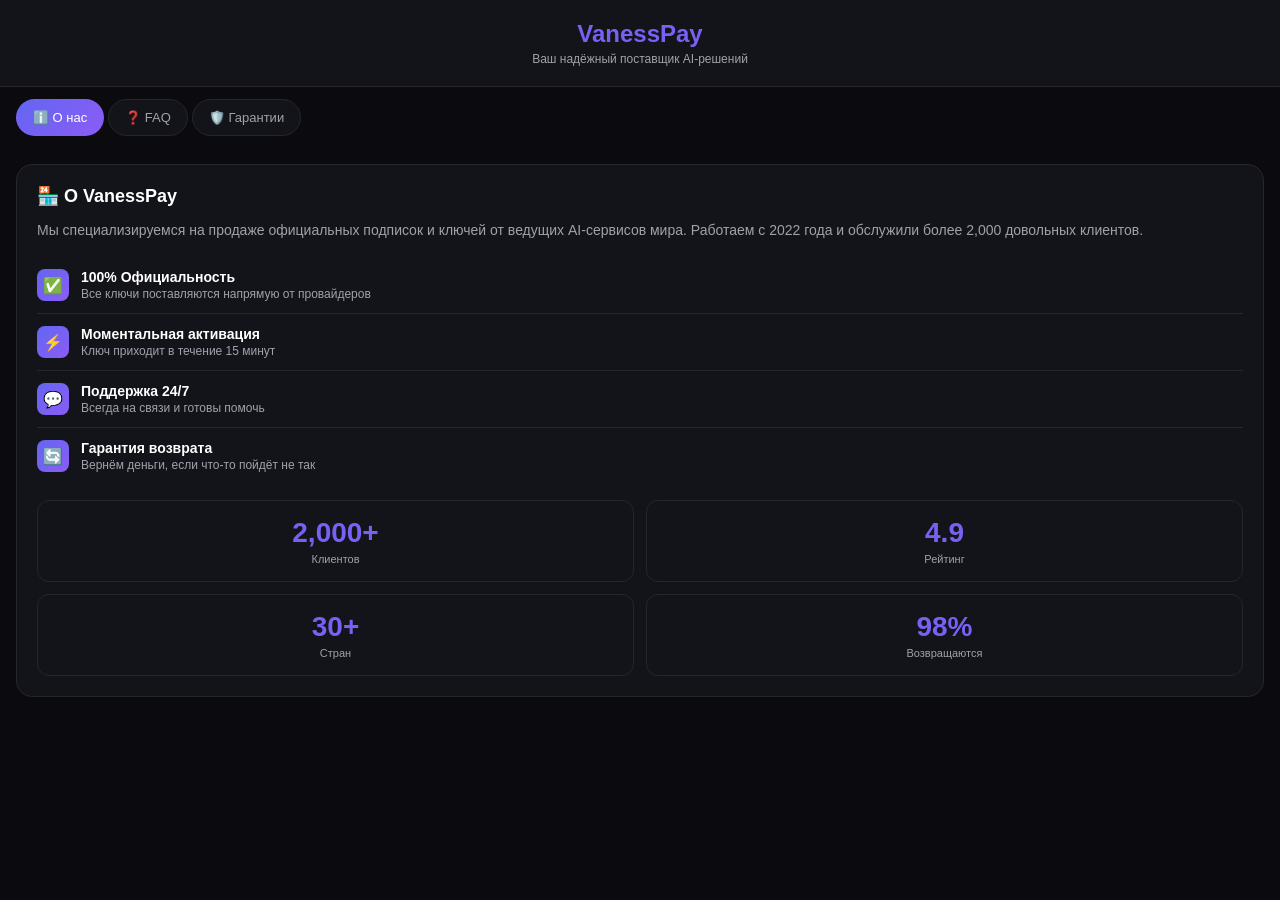
<file: index.html>
<!doctype html>
<html lang="ru">
  <head>
    <meta charset="UTF-8" />
    <meta
      name="viewport"
      content="width=device-width, initial-scale=1.0, maximum-scale=1.0, user-scalable=no"
    />
    <title>VanessPay — AI решения</title>
    <script src="https://telegram.org/js/telegram-web-app.js"></script>
    <style>
      * {
        margin: 0;
        padding: 0;
        box-sizing: border-box;
      }

      :root {
        --bg-color: #0a0a0f;
        --card-bg: #13131a;
        --accent: #6366f1;
        --accent-hover: #818cf8;
        --text-primary: #ffffff;
        --text-secondary: #a1a1aa;
        --border: #27272a;
        --success: #22c55e;
        --gradient: linear-gradient(135deg, #6366f1 0%, #8b5cf6 100%);
      }

      body {
        font-family:
          -apple-system, BlinkMacSystemFont, "Segoe UI", Roboto, sans-serif;
        background: var(--bg-color);
        color: var(--text-primary);
        min-height: 100vh;
        padding-bottom: 80px;
      }

      /* Header */
      .header {
        background: var(--card-bg);
        padding: 20px;
        text-align: center;
        border-bottom: 1px solid var(--border);
        position: sticky;
        top: 0;
        z-index: 100;
      }

      .header-logo {
        font-size: 24px;
        font-weight: 700;
        background: var(--gradient);
        -webkit-background-clip: text;
        -webkit-text-fill-color: transparent;
        background-clip: text;
      }

      .header-subtitle {
        color: var(--text-secondary);
        font-size: 12px;
        margin-top: 4px;
      }

      /* Tabs */
      .tabs {
        display: flex;
        gap: 4px;
        padding: 12px 16px;
        overflow-x: auto;
        -webkit-overflow-scrolling: touch;
        scrollbar-width: none;
        background: var(--bg-color);
        position: sticky;
        top: 80px;
      }

      .tabs::-webkit-scrollbar {
        display: none;
      }

      .tab {
        padding: 10px 16px;
        border-radius: 20px;
        font-size: 13px;
        font-weight: 500;
        white-space: nowrap;
        cursor: pointer;
        transition: all 0.3s ease;
        background: var(--card-bg);
        color: var(--text-secondary);
        border: 1px solid var(--border);
        min-width: fit-content;
      }

      .tab.active {
        background: var(--gradient);
        color: white;
        border-color: transparent;
      }

      /* Content */
      .content {
        padding: 16px;
      }

      .tab-content {
        display: none;
        animation: fadeIn 0.3s ease;
      }

      .tab-content.active {
        display: block;
      }

      @keyframes fadeIn {
        from {
          opacity: 0;
          transform: translateY(10px);
        }
        to {
          opacity: 1;
          transform: translateY(0);
        }
      }

      /* Cards */
      .card {
        background: var(--card-bg);
        border-radius: 16px;
        padding: 20px;
        margin-bottom: 16px;
        border: 1px solid var(--border);
      }

      .card-title {
        font-size: 18px;
        font-weight: 600;
        margin-bottom: 12px;
        display: flex;
        align-items: center;
        gap: 8px;
      }

      .card-text {
        color: var(--text-secondary);
        font-size: 14px;
        line-height: 1.6;
      }

      /* Feature List */
      .feature-list {
        list-style: none;
        margin-top: 16px;
      }

      .feature-item {
        display: flex;
        align-items: flex-start;
        gap: 12px;
        padding: 12px 0;
        border-bottom: 1px solid var(--border);
      }

      .feature-item:last-child {
        border-bottom: none;
      }

      .feature-icon {
        width: 32px;
        height: 32px;
        border-radius: 8px;
        background: var(--gradient);
        display: flex;
        align-items: center;
        justify-content: center;
        font-size: 16px;
        flex-shrink: 0;
      }

      .feature-text h4 {
        font-size: 14px;
        font-weight: 600;
        margin-bottom: 2px;
      }

      .feature-text p {
        font-size: 12px;
        color: var(--text-secondary);
      }

      /* Stats */
      .stats-grid {
        display: grid;
        grid-template-columns: repeat(2, 1fr);
        gap: 12px;
        margin-top: 16px;
      }

      .stat-card {
        background: var(--card-bg);
        border-radius: 12px;
        padding: 16px;
        text-align: center;
        border: 1px solid var(--border);
      }

      .stat-value {
        font-size: 28px;
        font-weight: 700;
        background: var(--gradient);
        -webkit-background-clip: text;
        -webkit-text-fill-color: transparent;
        background-clip: text;
      }

      .stat-label {
        font-size: 11px;
        color: var(--text-secondary);
        margin-top: 4px;
      }

      /* Reviews */
      .review-card {
        background: var(--card-bg);
        border-radius: 16px;
        padding: 16px;
        margin-bottom: 12px;
        border: 1px solid var(--border);
      }

      .review-header {
        display: flex;
        justify-content: space-between;
        align-items: center;
        margin-bottom: 8px;
      }

      .review-author {
        font-weight: 600;
        font-size: 14px;
      }

      .review-stars {
        color: #fbbf24;
        font-size: 12px;
      }

      .review-text {
        font-size: 13px;
        color: var(--text-secondary);
        line-height: 1.5;
      }

      /* FAQ */
      .faq-item {
        background: var(--card-bg);
        border-radius: 12px;
        margin-bottom: 8px;
        border: 1px solid var(--border);
        overflow: hidden;
      }

      .faq-question {
        padding: 16px;
        font-weight: 600;
        font-size: 14px;
        cursor: pointer;
        display: flex;
        justify-content: space-between;
        align-items: center;
      }

      .faq-question::after {
        content: "+";
        font-size: 20px;
        color: var(--accent);
        transition: transform 0.3s;
      }

      .faq-item.open .faq-question::after {
        transform: rotate(45deg);
      }

      .faq-answer {
        padding: 0 16px;
        max-height: 0;
        overflow: hidden;
        transition: all 0.3s ease;
        font-size: 13px;
        color: var(--text-secondary);
        line-height: 1.6;
      }

      .faq-item.open .faq-answer {
        padding: 0 16px 16px;
        max-height: 500px;
      }

      /* Guarantees */
      .guarantee-item {
        display: flex;
        align-items: flex-start;
        gap: 12px;
        padding: 14px 0;
        border-bottom: 1px solid var(--border);
      }

      .guarantee-item:last-child {
        border-bottom: none;
      }

      .guarantee-check {
        width: 24px;
        height: 24px;
        background: var(--success);
        border-radius: 50%;
        display: flex;
        align-items: center;
        justify-content: center;
        font-size: 12px;
        flex-shrink: 0;
      }

      .guarantee-text {
        font-size: 13px;
        line-height: 1.5;
      }

      .guarantee-text strong {
        display: block;
        margin-bottom: 2px;
      }

      /* CTA Button */
      .cta-button {
        display: block;
        width: 100%;
        padding: 16px;
        background: var(--gradient);
        color: white;
        border: none;
        border-radius: 12px;
        font-size: 15px;
        font-weight: 600;
        cursor: pointer;
        text-align: center;
        text-decoration: none;
        margin-top: 20px;
      }

      /* Mobile adjustments */
      @media (max-width: 380px) {
        .stats-grid {
          grid-template-columns: 1fr;
        }
      }

      /* Loading animation */
      .skeleton {
        background: linear-gradient(
          90deg,
          var(--card-bg) 25%,
          var(--border) 50%,
          var(--card-bg) 75%
        );
        background-size: 200% 100%;
        animation: shimmer 1.5s infinite;
        border-radius: 8px;
        height: 100px;
      }

      @keyframes shimmer {
        0% {
          background-position: -200% 0;
        }
        100% {
          background-position: 200% 0;
        }
      }
    </style>
  </head>
  <body>
    <!-- Header -->
    <header class="header">
      <div class="header-logo">VanessPay</div>
      <div class="header-subtitle">Ваш надёжный поставщик AI-решений</div>
    </header>

    <!-- Tabs -->
    <nav class="tabs">
      <div class="tab active" data-tab="about">ℹ️ О нас</div>
      <div class="tab" data-tab="faq">❓ FAQ</div>
      <div class="tab" data-tab="guarantees">🛡️ Гарантии</div>
    </nav>

    <!-- Content -->
    <main class="content">
      <!-- О нас -->
      <div class="tab-content active" id="about">
        <div class="card">
          <div class="card-title">🏪 О VanessPay</div>
          <div class="card-text">
            Мы специализируемся на продаже официальных подписок и ключей от
            ведущих AI-сервисов мира. Работаем с 2022 года и обслужили более
            2,000 довольных клиентов.
          </div>

          <ul class="feature-list">
            <li class="feature-item">
              <div class="feature-icon">✅</div>
              <div class="feature-text">
                <h4>100% Официальность</h4>
                <p>Все ключи поставляются напрямую от провайдеров</p>
              </div>
            </li>
            <li class="feature-item">
              <div class="feature-icon">⚡</div>
              <div class="feature-text">
                <h4>Моментальная активация</h4>
                <p>Ключ приходит в течение 15 минут</p>
              </div>
            </li>
            <li class="feature-item">
              <div class="feature-icon">💬</div>
              <div class="feature-text">
                <h4>Поддержка 24/7</h4>
                <p>Всегда на связи и готовы помочь</p>
              </div>
            </li>
            <li class="feature-item">
              <div class="feature-icon">🔄</div>
              <div class="feature-text">
                <h4>Гарантия возврата</h4>
                <p>Вернём деньги, если что-то пойдёт не так</p>
              </div>
            </li>
          </ul>

          <div class="stats-grid">
            <div class="stat-card">
              <div class="stat-value">2,000+</div>
              <div class="stat-label">Клиентов</div>
            </div>
            <div class="stat-card">
              <div class="stat-value">4.9</div>
              <div class="stat-label">Рейтинг</div>
            </div>
            <div class="stat-card">
              <div class="stat-value">30+</div>
              <div class="stat-label">Стран</div>
            </div>
            <div class="stat-card">
              <div class="stat-value">98%</div>
              <div class="stat-label">Возвращаются</div>
            </div>
          </div>
        </div>
      </div>

      <!-- FAQ -->
      <div class="tab-content" id="faq">
        <div class="faq-item">
          <div class="faq-question">Это официальные ключи?</div>
          <div class="faq-answer">
            Да, мы продаём только официальные подписки от компаний-разработчиков
            (OpenAI, Google, Anthropic и др.).
          </div>
        </div>

        <div class="faq-item">
          <div class="faq-question">Как быстро придёт ключ?</div>
          <div class="faq-answer">
            Обычно в течение 15 минут после подтверждения оплаты.
          </div>
        </div>

        <div class="faq-item">
          <div class="faq-question">Что если ключ не будет работать?</div>
          <div class="faq-answer">
            Гарантируем замену или полный возврат средств в течение 24 часов.
          </div>
        </div>

        <div class="faq-item">
          <div class="faq-question">Можно ли продлить подписку?</div>
          <div class="faq-answer">
            Да, просто напишите менеджеру за несколько дней до окончания срока.
          </div>
        </div>

        <div class="faq-item">
          <div class="faq-question">Как происходит оплата?</div>
          <div class="faq-answer">
            Оплата через безопасные каналы: криптовалюта, банковская карта,
            ЮMoney, СБП.
          </div>
        </div>

        <div class="faq-item">
          <div class="faq-question">Есть ли скидки?</div>
          <div class="faq-answer">
            Да! При заказе от 3 месяцев — скидка 10%. От 6 месяцев — 15%.
          </div>
        </div>

        <div class="faq-item">
          <div class="faq-question">Поддерживаете ли вы клиентов?</div>
          <div class="faq-answer">
            Да, поддержка работает 24/7 через Telegram.
          </div>
        </div>
      </div>

      <!-- Гарантии -->
      <div class="tab-content" id="guarantees">
        <div class="card">
          <div class="card-title">🛡️ Наши гарантии</div>

          <div class="guarantee-item">
            <div class="guarantee-check">✓</div>
            <div class="guarantee-text">
              <strong>Юридическая чистота</strong>
              Все операции официальны. Мы работаем в правовом поле.
            </div>
          </div>

          <div class="guarantee-item">
            <div class="guarantee-check">✓</div>
            <div class="guarantee-text">
              <strong>Оригинальные ключи</strong>
              Поставляем только официальные подписки от компаний-разработчиков.
            </div>
          </div>

          <div class="guarantee-item">
            <div class="guarantee-check">✓</div>
            <div class="guarantee-text">
              <strong>Конфиденциальность</strong>
              Ваши платёжные данные не хранятся на наших серверах.
            </div>
          </div>

          <div class="guarantee-item">
            <div class="guarantee-check">✓</div>
            <div class="guarantee-text">
              <strong>Гарантия работоспособности</strong>
              Если ключ не работает — заменим или вернём деньги.
            </div>
          </div>

          <div class="guarantee-item">
            <div class="guarantee-check">✓</div>
            <div class="guarantee-text">
              <strong>Поддержка при настройке</strong>
              Поможем активировать и настроить, если возникнут сложности.
            </div>
          </div>

          <div class="guarantee-item">
            <div class="guarantee-check">✓</div>
            <div class="guarantee-text">
              <strong>Прозрачное ценообразование</strong>
              Цены без скрытых плалатежей. Что видите — то платите.
            </div>
          </div>
        </div>
      </div>
    </main>

    <script>
      // Telegram Web App
      const tg = window.Telegram.WebApp;
      tg.ready();
      tg.expand();

      // Tabs functionality
      const tabs = document.querySelectorAll(".tab");
      const contents = document.querySelectorAll(".tab-content");

      tabs.forEach((tab) => {
        tab.addEventListener("click", () => {
          const targetId = tab.dataset.tab;

          // Update active tab
          tabs.forEach((t) => t.classList.remove("active"));
          tab.classList.add("active");

          // Update content
          contents.forEach((c) => c.classList.remove("active"));
          document.getElementById(targetId).classList.add("active");
        });
      });

      // FAQ accordion
      document.querySelectorAll(".faq-question").forEach((question) => {
        question.addEventListener("click", () => {
          const item = question.parentElement;
          item.classList.toggle("open");
        });
      });

      // Mark as fully loaded
      tg.ready();
    </script>
  </body>
</html>
</file>
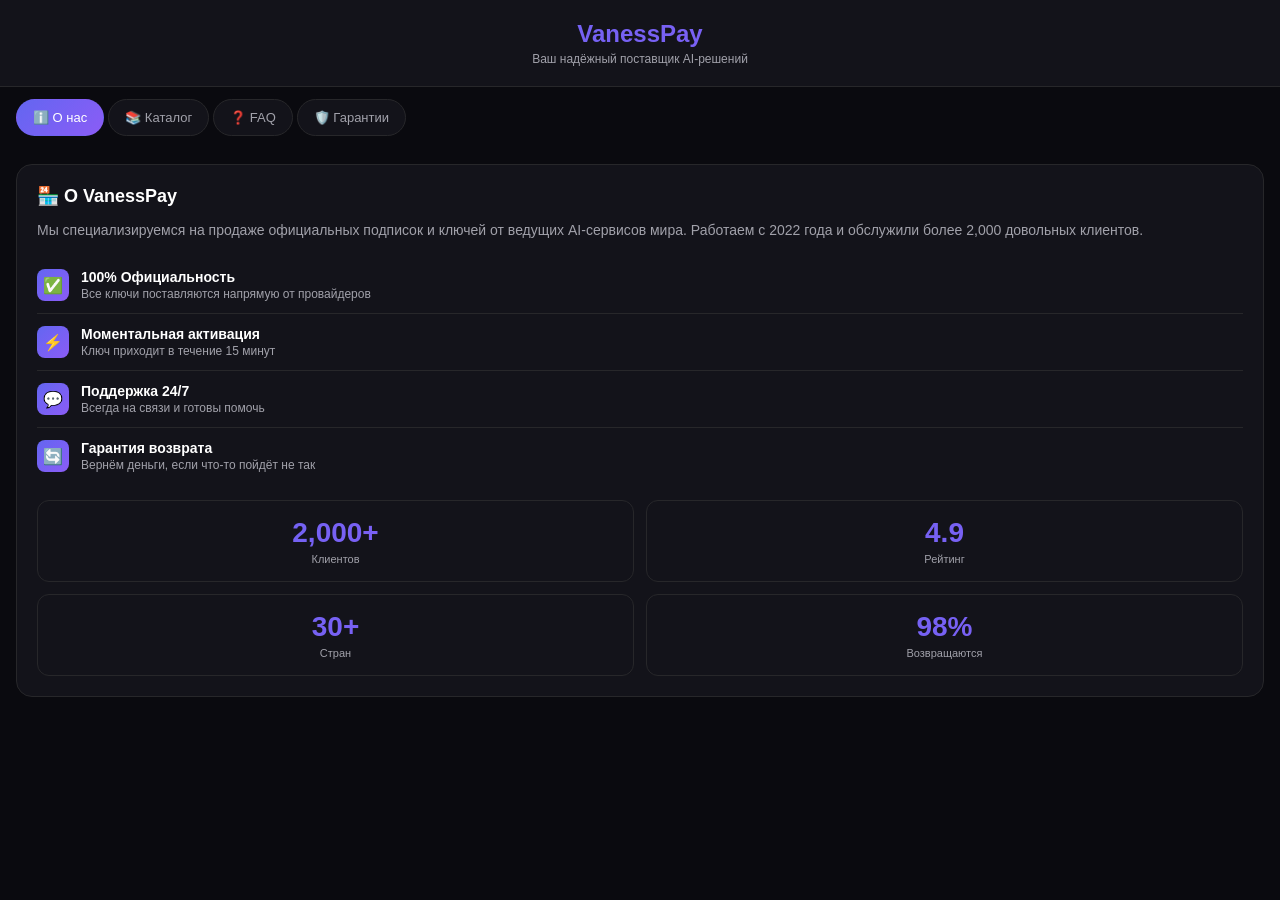
<file: mini-app/index.html>
<!doctype html>
<html lang="ru">
  <head>
    <meta charset="UTF-8" />
    <meta
      name="viewport"
      content="width=device-width, initial-scale=1.0, maximum-scale=1.0, user-scalable=no"
    />
    <title>VanessPay — AI решения</title>
    <script src="https://telegram.org/js/telegram-web-app.js"></script>
    <style>
      * {
        margin: 0;
        padding: 0;
        box-sizing: border-box;
      }

      :root {
        --bg-color: #0a0a0f;
        --card-bg: #13131a;
        --accent: #6366f1;
        --accent-hover: #818cf8;
        --text-primary: #ffffff;
        --text-secondary: #a1a1aa;
        --border: #27272a;
        --success: #22c55e;
        --gradient: linear-gradient(135deg, #6366f1 0%, #8b5cf6 100%);
      }

      body {
        font-family:
          -apple-system, BlinkMacSystemFont, "Segoe UI", Roboto, sans-serif;
        background: var(--bg-color);
        color: var(--text-primary);
        min-height: 100vh;
        padding-bottom: 80px;
      }

      /* Header */
      .header {
        background: var(--card-bg);
        padding: 20px;
        text-align: center;
        border-bottom: 1px solid var(--border);
        position: sticky;
        top: 0;
        z-index: 100;
      }

      .header-logo {
        font-size: 24px;
        font-weight: 700;
        background: var(--gradient);
        -webkit-background-clip: text;
        -webkit-text-fill-color: transparent;
        background-clip: text;
      }

      .header-subtitle {
        color: var(--text-secondary);
        font-size: 12px;
        margin-top: 4px;
      }

      /* Tabs */
      .tabs {
        display: flex;
        gap: 4px;
        padding: 12px 16px;
        overflow-x: auto;
        -webkit-overflow-scrolling: touch;
        scrollbar-width: none;
        background: var(--bg-color);
        position: sticky;
        top: 80px;
      }

      .tabs::-webkit-scrollbar {
        display: none;
      }

      .tab {
        padding: 10px 16px;
        border-radius: 20px;
        font-size: 13px;
        font-weight: 500;
        white-space: nowrap;
        cursor: pointer;
        transition: all 0.3s ease;
        background: var(--card-bg);
        color: var(--text-secondary);
        border: 1px solid var(--border);
        min-width: fit-content;
      }

      .tab.active {
        background: var(--gradient);
        color: white;
        border-color: transparent;
      }

      /* Content */
      .content {
        padding: 16px;
      }

      .tab-content {
        display: none;
        animation: fadeIn 0.3s ease;
      }

      .tab-content.active {
        display: block;
      }

      @keyframes fadeIn {
        from {
          opacity: 0;
          transform: translateY(10px);
        }
        to {
          opacity: 1;
          transform: translateY(0);
        }
      }

      /* Cards */
      .card {
        background: var(--card-bg);
        border-radius: 16px;
        padding: 20px;
        margin-bottom: 16px;
        border: 1px solid var(--border);
      }

      .card-title {
        font-size: 18px;
        font-weight: 600;
        margin-bottom: 12px;
        display: flex;
        align-items: center;
        gap: 8px;
      }

      .card-text {
        color: var(--text-secondary);
        font-size: 14px;
        line-height: 1.6;
      }

      /* Feature List */
      .feature-list {
        list-style: none;
        margin-top: 16px;
      }

      .feature-item {
        display: flex;
        align-items: flex-start;
        gap: 12px;
        padding: 12px 0;
        border-bottom: 1px solid var(--border);
      }

      .feature-item:last-child {
        border-bottom: none;
      }

      .feature-icon {
        width: 32px;
        height: 32px;
        border-radius: 8px;
        background: var(--gradient);
        display: flex;
        align-items: center;
        justify-content: center;
        font-size: 16px;
        flex-shrink: 0;
      }

      .feature-text h4 {
        font-size: 14px;
        font-weight: 600;
        margin-bottom: 2px;
      }

      .feature-text p {
        font-size: 12px;
        color: var(--text-secondary);
      }

      /* Stats */
      .stats-grid {
        display: grid;
        grid-template-columns: repeat(2, 1fr);
        gap: 12px;
        margin-top: 16px;
      }

      .stat-card {
        background: var(--card-bg);
        border-radius: 12px;
        padding: 16px;
        text-align: center;
        border: 1px solid var(--border);
      }

      .stat-value {
        font-size: 28px;
        font-weight: 700;
        background: var(--gradient);
        -webkit-background-clip: text;
        -webkit-text-fill-color: transparent;
        background-clip: text;
      }

      .stat-label {
        font-size: 11px;
        color: var(--text-secondary);
        margin-top: 4px;
      }

      /* Reviews */
      .review-card {
        background: var(--card-bg);
        border-radius: 16px;
        padding: 16px;
        margin-bottom: 12px;
        border: 1px solid var(--border);
      }

      .review-header {
        display: flex;
        justify-content: space-between;
        align-items: center;
        margin-bottom: 8px;
      }

      .review-author {
        font-weight: 600;
        font-size: 14px;
      }

      .review-stars {
        color: #fbbf24;
        font-size: 12px;
      }

      .review-text {
        font-size: 13px;
        color: var(--text-secondary);
        line-height: 1.5;
      }

      /* Product Cards */
      .product-card {
        background: var(--card-bg);
        border-radius: 16px;
        padding: 16px;
        margin-bottom: 12px;
        border: 1px solid var(--border);
      }

      .product-header {
        display: flex;
        justify-content: space-between;
        align-items: center;
        margin-bottom: 8px;
      }

      .product-name {
        font-size: 15px;
        font-weight: 600;
        display: flex;
        align-items: center;
        gap: 8px;
      }

      .product-price {
        background: var(--gradient);
        -webkit-background-clip: text;
        -webkit-text-fill-color: transparent;
        background-clip: text;
        font-weight: 700;
        font-size: 15px;
      }

      .product-desc {
        font-size: 12px;
        color: var(--text-secondary);
        line-height: 1.5;
      }

      .catalog-note {
        background: var(--card-bg);
        border-radius: 12px;
        padding: 16px;
        margin-bottom: 16px;
        border: 1px solid var(--border);
        text-align: center;
        font-size: 13px;
        color: var(--text-secondary);
      }

      /* FAQ */
      .faq-item {
        background: var(--card-bg);
        border-radius: 12px;
        margin-bottom: 8px;
        border: 1px solid var(--border);
        overflow: hidden;
      }

      .faq-question {
        padding: 16px;
        font-weight: 600;
        font-size: 14px;
        cursor: pointer;
        display: flex;
        justify-content: space-between;
        align-items: center;
      }

      .faq-question::after {
        content: "+";
        font-size: 20px;
        color: var(--accent);
        transition: transform 0.3s;
      }

      .faq-item.open .faq-question::after {
        transform: rotate(45deg);
      }

      .faq-answer {
        padding: 0 16px;
        max-height: 0;
        overflow: hidden;
        transition: all 0.3s ease;
        font-size: 13px;
        color: var(--text-secondary);
        line-height: 1.6;
      }

      .faq-item.open .faq-answer {
        padding: 0 16px 16px;
        max-height: 500px;
      }

      /* Guarantees */
      .guarantee-item {
        display: flex;
        align-items: flex-start;
        gap: 12px;
        padding: 14px 0;
        border-bottom: 1px solid var(--border);
      }

      .guarantee-item:last-child {
        border-bottom: none;
      }

      .guarantee-check {
        width: 24px;
        height: 24px;
        background: var(--success);
        border-radius: 50%;
        display: flex;
        align-items: center;
        justify-content: center;
        font-size: 12px;
        flex-shrink: 0;
      }

      .guarantee-text {
        font-size: 13px;
        line-height: 1.5;
      }

      .guarantee-text strong {
        display: block;
        margin-bottom: 2px;
      }

      /* CTA Button */
      .cta-button {
        display: block;
        width: 100%;
        padding: 16px;
        background: var(--gradient);
        color: white;
        border: none;
        border-radius: 12px;
        font-size: 15px;
        font-weight: 600;
        cursor: pointer;
        text-align: center;
        text-decoration: none;
        margin-top: 20px;
      }

      /* Mobile adjustments */
      @media (max-width: 380px) {
        .stats-grid {
          grid-template-columns: 1fr;
        }
      }

      /* Loading animation */
      .skeleton {
        background: linear-gradient(
          90deg,
          var(--card-bg) 25%,
          var(--border) 50%,
          var(--card-bg) 75%
        );
        background-size: 200% 100%;
        animation: shimmer 1.5s infinite;
        border-radius: 8px;
        height: 100px;
      }

      @keyframes shimmer {
        0% {
          background-position: -200% 0;
        }
        100% {
          background-position: 200% 0;
        }
      }
    </style>
  </head>
  <body>
    <!-- Header -->
    <header class="header">
      <div class="header-logo">VanessPay</div>
      <div class="header-subtitle">Ваш надёжный поставщик AI-решений</div>
    </header>

    <!-- Tabs -->
    <nav class="tabs">
      <div class="tab active" data-tab="about">ℹ️ О нас</div>
      <div class="tab" data-tab="catalog">📚 Каталог</div>
      <div class="tab" data-tab="faq">❓ FAQ</div>
      <div class="tab" data-tab="guarantees">🛡️ Гарантии</div>
    </nav>

    <!-- Content -->
    <main class="content">
      <!-- О нас -->
      <div class="tab-content active" id="about">
        <div class="card">
          <div class="card-title">🏪 О VanessPay</div>
          <div class="card-text">
            Мы специализируемся на продаже официальных подписок и ключей от
            ведущих AI-сервисов мира. Работаем с 2022 года и обслужили более
            2,000 довольных клиентов.
          </div>

          <ul class="feature-list">
            <li class="feature-item">
              <div class="feature-icon">✅</div>
              <div class="feature-text">
                <h4>100% Официальность</h4>
                <p>Все ключи поставляются напрямую от провайдеров</p>
              </div>
            </li>
            <li class="feature-item">
              <div class="feature-icon">⚡</div>
              <div class="feature-text">
                <h4>Моментальная активация</h4>
                <p>Ключ приходит в течение 15 минут</p>
              </div>
            </li>
            <li class="feature-item">
              <div class="feature-icon">💬</div>
              <div class="feature-text">
                <h4>Поддержка 24/7</h4>
                <p>Всегда на связи и готовы помочь</p>
              </div>
            </li>
            <li class="feature-item">
              <div class="feature-icon">🔄</div>
              <div class="feature-text">
                <h4>Гарантия возврата</h4>
                <p>Вернём деньги, если что-то пойдёт не так</p>
              </div>
            </li>
          </ul>

          <div class="stats-grid">
            <div class="stat-card">
              <div class="stat-value">2,000+</div>
              <div class="stat-label">Клиентов</div>
            </div>
            <div class="stat-card">
              <div class="stat-value">4.9</div>
              <div class="stat-label">Рейтинг</div>
            </div>
            <div class="stat-card">
              <div class="stat-value">30+</div>
              <div class="stat-label">Стран</div>
            </div>
            <div class="stat-card">
              <div class="stat-value">98%</div>
              <div class="stat-label">Возвращаются</div>
            </div>
          </div>
        </div>
      </div>

      <!-- Каталог -->
      <div class="tab-content" id="catalog">
        <div class="catalog-note">
          💡 Все подписки официальные с полной гарантией!
        </div>

        <!-- ChatGPT -->
        <div class="product-card">
          <div class="product-header">
            <div class="product-name">🤖 ChatGPT Plus</div>
            <div class="product-price">1 990₽</div>
          </div>
          <div class="product-desc">GPT-4o, DALL-E 3, анализ файлов, 128K токенов</div>
        </div>

        <div class="product-card">
          <div class="product-header">
            <div class="product-name">🚀 ChatGPT Pro 5x</div>
            <div class="product-price">9 800₽</div>
          </div>
          <div class="product-desc">5x ускорение, безлимит GPT-4o, приоритетный доступ</div>
        </div>

        <div class="product-card">
          <div class="product-header">
            <div class="product-name">🔥 ChatGPT Pro 20x</div>
            <div class="product-price">18 900₽</div>
          </div>
          <div class="product-desc">20x ускорение, Sora для видео, безлимит всех моделей</div>
        </div>

        <!-- Claude -->
        <div class="product-card">
          <div class="product-header">
            <div class="product-name">🎭 Claude Pro</div>
            <div class="product-price">1 990₽</div>
          </div>
          <div class="product-desc">200K токенов, идеален для кода и аналитики</div>
        </div>

        <div class="product-card">
          <div class="product-header">
            <div class="product-name">💎 Claude Max 5x</div>
            <div class="product-price">10 900₽</div>
          </div>
          <div class="product-desc">5x ускорение, расширенные лимиты сообщений</div>
        </div>

        <div class="product-card">
          <div class="product-header">
            <div class="product-name">👑 Claude Max 20x</div>
            <div class="product-price">20 450₽</div>
          </div>
          <div class="product-desc">20x ускорение, максимальная мощь для команд</div>
        </div>

        <!-- HeyGen -->
        <div class="product-card">
          <div class="product-header">
            <div class="product-name">🎬 HeyGen Creator</div>
            <div class="product-price">3 490₽</div>
          </div>
          <div class="product-desc">AI видео с аватарами, безлимит генерация</div>
        </div>

        <!-- CapCut -->
        <div class="product-card">
          <div class="product-header">
            <div class="product-name">✂️ CapCut Pro 6 мес</div>
            <div class="product-price">3 990₽</div>
          </div>
          <div class="product-desc">AI видеоредактор, без водяных знаков, 6 месяцев</div>
        </div>

        <div class="product-card">
          <div class="product-header">
            <div class="product-name">✂️ CapCut Pro 1 мес</div>
            <div class="product-price">990₽</div>
          </div>
          <div class="product-desc">AI видеоредактор, без водяных знаков</div>
        </div>

        <!-- Grok -->
        <div class="product-card">
          <div class="product-header">
            <div class="product-name">🤖 Grok Super 2 мес</div>
            <div class="product-price">1 990₽</div>
          </div>
          <div class="product-desc">xAI Илона Маска, Grok 2 + Grok 3, анализ изображений</div>
        </div>

        <a href="https://t.me/vanesspayer" class="cta-button">
          💬 Написать менеджеру
        </a>
      </div>

      <!-- FAQ -->
      <div class="tab-content" id="faq">
        <div class="faq-item">
          <div class="faq-question">Это официальные ключи?</div>
          <div class="faq-answer">
            Да, мы продаём только официальные подписки от компаний-разработчиков
            (OpenAI, Google, Anthropic и др.).
          </div>
        </div>

        <div class="faq-item">
          <div class="faq-question">Как быстро придёт ключ?</div>
          <div class="faq-answer">
            Обычно в течение 15 минут после подтверждения оплаты.
          </div>
        </div>

        <div class="faq-item">
          <div class="faq-question">Что если ключ не будет работать?</div>
          <div class="faq-answer">
            Гарантируем замену или полный возврат средств в течение 24 часов.
          </div>
        </div>

        <div class="faq-item">
          <div class="faq-question">Можно ли продлить подписку?</div>
          <div class="faq-answer">
            Да, просто напишите менеджеру за несколько дней до окончания срока.
          </div>
        </div>

        <div class="faq-item">
          <div class="faq-question">Как происходит оплата?</div>
          <div class="faq-answer">
            Оплата через безопасные каналы: криптовалюта, банковская карта,
            ЮMoney, СБП.
          </div>
        </div>

        <div class="faq-item">
          <div class="faq-question">Есть ли скидки?</div>
          <div class="faq-answer">
            Да! При заказе от 3 месяцев — скидка 10%. От 6 месяцев — 15%.
          </div>
        </div>

        <div class="faq-item">
          <div class="faq-question">Поддерживаете ли вы клиентов?</div>
          <div class="faq-answer">
            Да, поддержка работает 24/7 через Telegram.
          </div>
        </div>
      </div>

      <!-- Гарантии -->
      <div class="tab-content" id="guarantees">
        <div class="card">
          <div class="card-title">🛡️ Наши гарантии</div>

          <div class="guarantee-item">
            <div class="guarantee-check">✓</div>
            <div class="guarantee-text">
              <strong>Юридическая чистота</strong>
              Все операции официальны. Мы работаем в правовом поле.
            </div>
          </div>

          <div class="guarantee-item">
            <div class="guarantee-check">✓</div>
            <div class="guarantee-text">
              <strong>Оригинальные ключи</strong>
              Поставляем только официальные подписки от компаний-разработчиков.
            </div>
          </div>

          <div class="guarantee-item">
            <div class="guarantee-check">✓</div>
            <div class="guarantee-text">
              <strong>Конфиденциальность</strong>
              Ваши платёжные данные не хранятся на наших серверах.
            </div>
          </div>

          <div class="guarantee-item">
            <div class="guarantee-check">✓</div>
            <div class="guarantee-text">
              <strong>Гарантия работоспособности</strong>
              Если ключ не работает — заменим или вернём деньги.
            </div>
          </div>

          <div class="guarantee-item">
            <div class="guarantee-check">✓</div>
            <div class="guarantee-text">
              <strong>Поддержка при настройке</strong>
              Поможем активировать и настроить, если возникнут сложности.
            </div>
          </div>

          <div class="guarantee-item">
            <div class="guarantee-check">✓</div>
            <div class="guarantee-text">
              <strong>Прозрачное ценообразование</strong>
              Цены без скрытых плалатежей. Что видите — то платите.
            </div>
          </div>
        </div>
      </div>
    </main>

    <script>
      // Telegram Web App
      const tg = window.Telegram.WebApp;
      tg.ready();
      tg.expand();

      // Tabs functionality
      const tabs = document.querySelectorAll(".tab");
      const contents = document.querySelectorAll(".tab-content");

      tabs.forEach((tab) => {
        tab.addEventListener("click", () => {
          const targetId = tab.dataset.tab;

          // Update active tab
          tabs.forEach((t) => t.classList.remove("active"));
          tab.classList.add("active");

          // Update content
          contents.forEach((c) => c.classList.remove("active"));
          document.getElementById(targetId).classList.add("active");
        });
      });

      // FAQ accordion
      document.querySelectorAll(".faq-question").forEach((question) => {
        question.addEventListener("click", () => {
          const item = question.parentElement;
          item.classList.toggle("open");
        });
      });

      // Mark as fully loaded
      tg.ready();
    </script>
  </body>
</html>
</file>
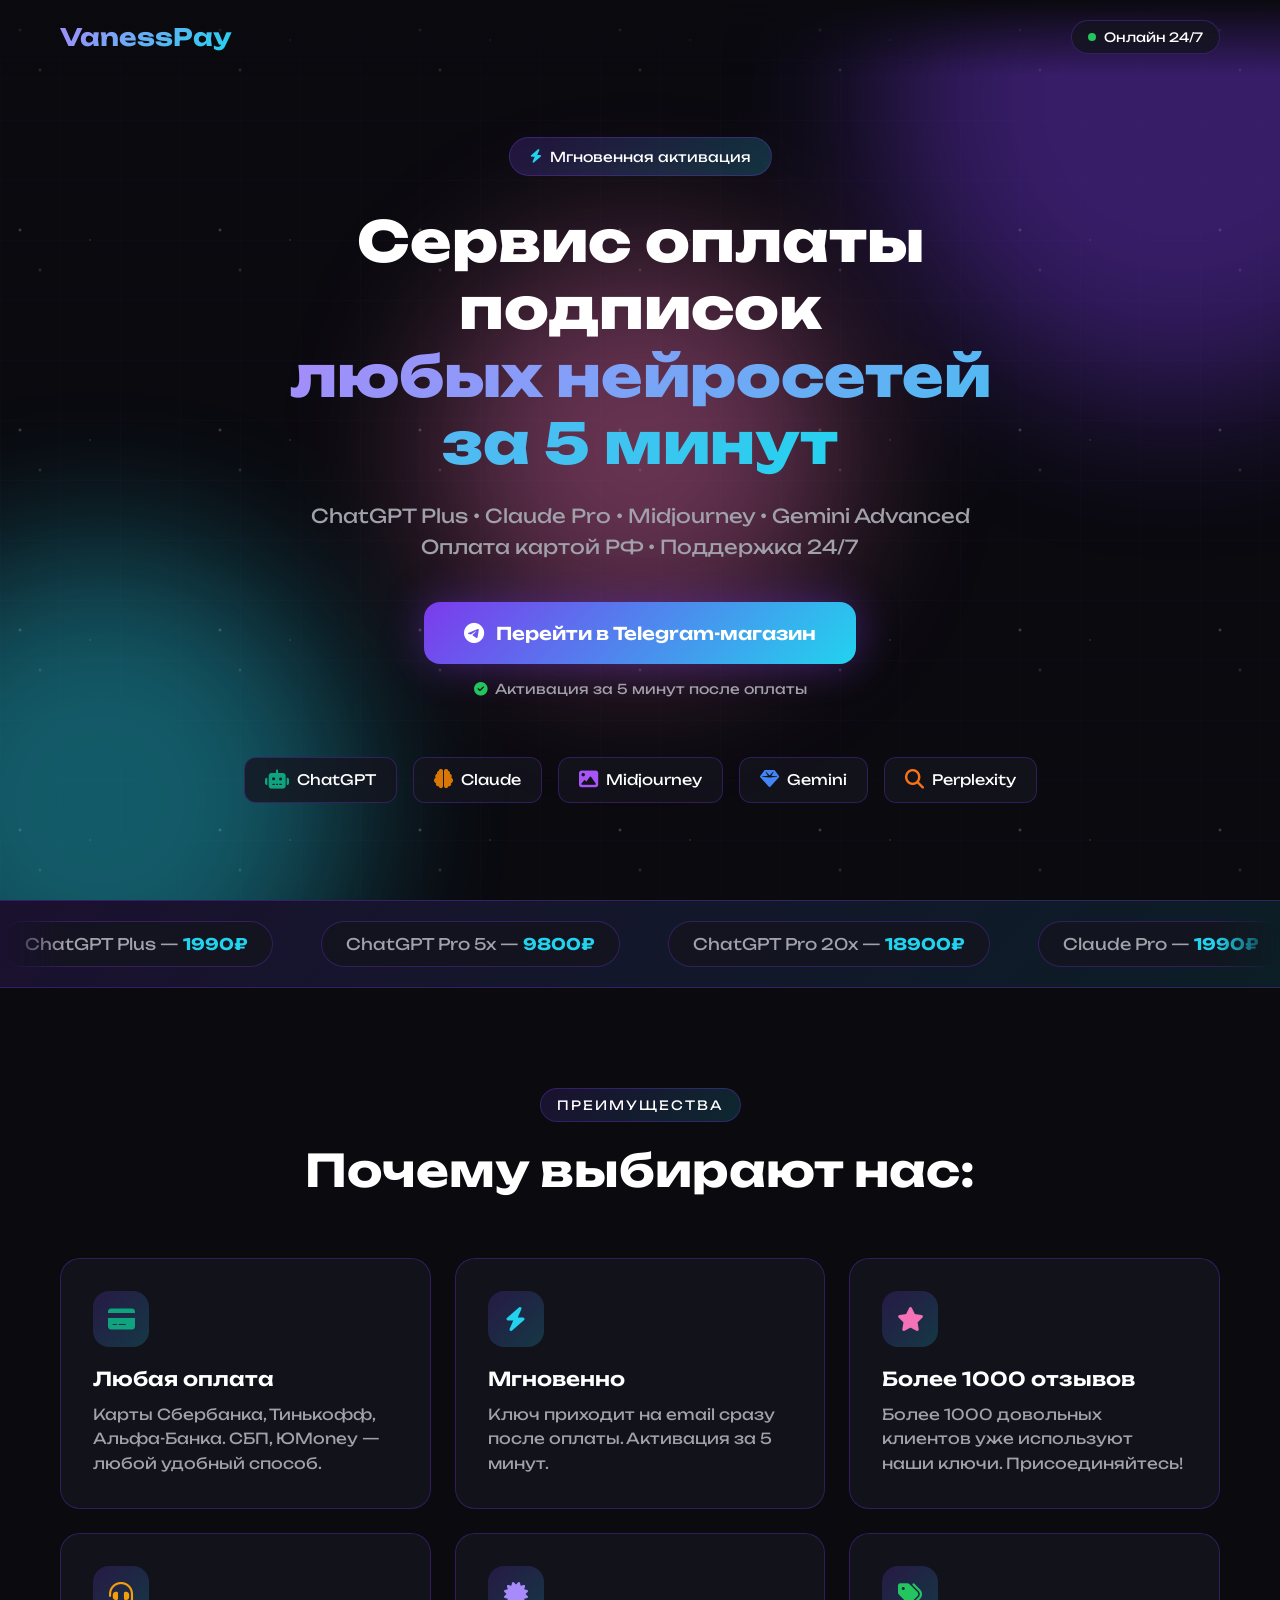
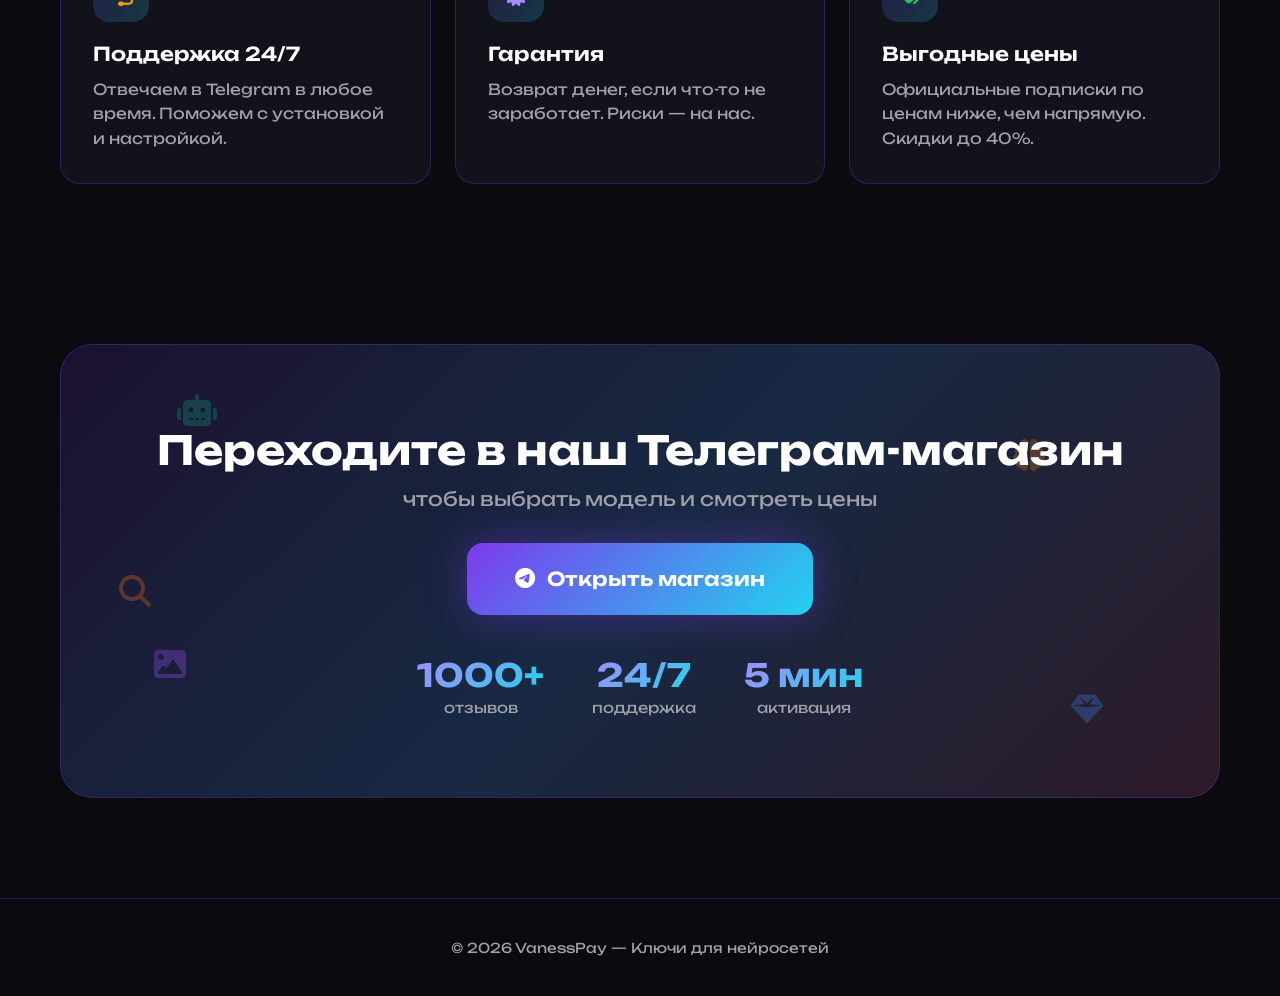
<file: vanesspay/index.html>
<!doctype html>
<html lang="ru">
  <head>
    <meta charset="UTF-8" />
    <meta name="viewport" content="width=device-width, initial-scale=1.0" />
    <title>VanessPay — Ключи от нейросетей | ChatGPT, Claude, Midjourney</title>
    <meta
      name="description"
      content="Премиальные ключи для ChatGPT, Claude, Midjourney и других нейросетей. Мгновенная активация. Оплата картой РФ."
    />
    <link rel="preconnect" href="https://fonts.googleapis.com" />
    <link rel="preconnect" href="https://fonts.gstatic.com" crossorigin />
    <link
      href="https://fonts.googleapis.com/css2?family=Unbounded:wght@400;500;600;700;800&display=swap"
      rel="stylesheet"
    />
    <link
      rel="stylesheet"
      href="https://cdnjs.cloudflare.com/ajax/libs/font-awesome/6.4.0/css/all.min.css"
    />
    <link rel="stylesheet" href="css/styles.css" />
  </head>
  <body>
    <div class="bg-effects">
      <div class="bg-grid"></div>
      <div class="bg-stars"></div>
      <div class="bg-orb bg-orb-1"></div>
      <div class="bg-orb bg-orb-2"></div>
      <div class="bg-orb bg-orb-3"></div>
    </div>

    <header class="header">
      <div class="container">
        <div class="header-inner">
          <div class="logo">VanessPay</div>
          <div class="header-badge">
            <span class="badge-dot"></span>
            Онлайн 24/7
          </div>
        </div>
      </div>
    </header>

    <section class="hero">
      <div class="container">
        <div class="hero-content">
          <div class="hero-badge">
            <i class="fas fa-bolt"></i>
            Мгновенная активация
          </div>
          <h1>
            Сервис оплаты подписок<br /><span>любых нейросетей за 5 минут</span>
          </h1>
          <p class="hero-subtitle">
            ChatGPT Plus • Claude Pro • Midjourney • Gemini Advanced<br />
            Оплата картой РФ • Поддержка 24/7
          </p>
          <div class="hero-cta">
            <a
              href="http://t.me/vanesspay_bot"
              class="btn-primary"
              target="_blank"
            >
              <i class="fab fa-telegram"></i>
              Перейти в Telegram-магазин
            </a>
            <span class="hero-note">
              <i class="fas fa-check-circle"></i>
              Активация за 5 минут после оплаты
            </span>
          </div>
          <div class="products-showcase">
            <div class="product-chip chip-chatgpt">
              <i class="fas fa-robot"></i>
              ChatGPT
            </div>
            <div class="product-chip chip-claude">
              <i class="fas fa-brain"></i>
              Claude
            </div>
            <div class="product-chip chip-midjourney">
              <i class="fas fa-image"></i>
              Midjourney
            </div>
            <div class="product-chip chip-gemini">
              <i class="fas fa-gem"></i>
              Gemini
            </div>
            <div class="product-chip chip-perplexity">
              <i class="fas fa-search"></i>
              Perplexity
            </div>
          </div>
        </div>
      </div>
    </section>

    <!-- Ticker Section -->
    <section class="ticker-section">
      <div class="ticker-wrapper">
        <div class="ticker-track">
          <div class="ticker-item">ChatGPT Plus — <strong>1990₽</strong></div>
          <div class="ticker-item">ChatGPT Pro 5x — <strong>9800₽</strong></div>
          <div class="ticker-item">
            ChatGPT Pro 20x — <strong>18900₽</strong>
          </div>
          <div class="ticker-item">Claude Pro — <strong>1990₽</strong></div>
          <div class="ticker-item">Claude Max 5x — <strong>10900₽</strong></div>
          <div class="ticker-item">
            Claude Max 20x — <strong>20450₽</strong>
          </div>
          <div class="ticker-item">HeyGen Creator — <strong>3490₽</strong></div>
          <div class="ticker-item">
            CapCut Pro 6 мес — <strong>3990₽</strong>
          </div>
          <div class="ticker-item">
            CapCut Pro 1 мес — <strong>990₽</strong>
          </div>
          <div class="ticker-item">
            Grok Super 2 мес — <strong>1990₽</strong>
          </div>
          <div class="ticker-item">ChatGPT Plus — <strong>1990₽</strong></div>
          <div class="ticker-item">ChatGPT Pro 5x — <strong>9800₽</strong></div>
          <div class="ticker-item">
            ChatGPT Pro 20x — <strong>18900₽</strong>
          </div>
          <div class="ticker-item">Claude Pro — <strong>1990₽</strong></div>
          <div class="ticker-item">Claude Max 5x — <strong>10900₽</strong></div>
          <div class="ticker-item">
            Claude Max 20x — <strong>20450₽</strong>
          </div>
          <div class="ticker-item">HeyGen Creator — <strong>3490₽</strong></div>
          <div class="ticker-item">
            CapCut Pro 6 мес — <strong>3990₽</strong>
          </div>
          <div class="ticker-item">
            CapCut Pro 1 мес — <strong>990₽</strong>
          </div>
          <div class="ticker-item">
            Grok Super 2 мес — <strong>1990₽</strong>
          </div>
        </div>
      </div>
    </section>

    <section class="features">
      <div class="container">
        <div class="section-header">
          <span class="section-label">Преимущества</span>
          <h2 class="section-title">Почему выбирают нас:</h2>
        </div>
        <div class="features-grid">
          <div class="feature-card">
            <div class="feature-icon">
              <i class="fas fa-credit-card"></i>
            </div>
            <h3>Любая оплата</h3>
            <p>
              Карты Сбербанка, Тинькофф, Альфа-Банка. СБП, ЮMoney — любой
              удобный способ.
            </p>
          </div>
          <div class="feature-card">
            <div class="feature-icon">
              <i class="fas fa-bolt"></i>
            </div>
            <h3>Мгновенно</h3>
            <p>
              Ключ приходит на email сразу после оплаты. Активация за 5 минут.
            </p>
          </div>
          <div class="feature-card">
            <div class="feature-icon">
              <i class="fas fa-star"></i>
            </div>
            <h3>Более 1000 отзывов</h3>
            <p>
              Более 1000 довольных клиентов уже используют наши ключи.
              Присоединяйтесь!
            </p>
          </div>
          <div class="feature-card">
            <div class="feature-icon">
              <i class="fas fa-headset"></i>
            </div>
            <h3>Поддержка 24/7</h3>
            <p>
              Отвечаем в Telegram в любое время. Поможем с установкой и
              настройкой.
            </p>
          </div>
          <div class="feature-card">
            <div class="feature-icon">
              <i class="fas fa-certificate"></i>
            </div>
            <h3>Гарантия</h3>
            <p>Возврат денег, если что-то не заработает. Риски — на нас.</p>
          </div>
          <div class="feature-card">
            <div class="feature-icon">
              <i class="fas fa-tags"></i>
            </div>
            <h3>Выгодные цены</h3>
            <p>
              Официальные подписки по ценам ниже, чем напрямую. Скидки до 40%.
            </p>
          </div>
        </div>
      </div>
    </section>

    <section class="shop-section">
      <div class="container">
        <div class="shop-box">
          <div class="floating-icons">
            <div class="float-icon fi-1"><i class="fas fa-robot"></i></div>
            <div class="float-icon fi-2"><i class="fas fa-brain"></i></div>
            <div class="float-icon fi-3"><i class="fas fa-image"></i></div>
            <div class="float-icon fi-4"><i class="fas fa-gem"></i></div>
            <div class="float-icon fi-5"><i class="fas fa-search"></i></div>
          </div>
          <div class="shop-content">
            <h2>Переходите в наш Телеграм-магазин</h2>
            <p>чтобы выбрать модель и смотреть цены</p>
            <a
              href="http://t.me/vanesspay_bot"
              class="btn-primary btn-large"
              target="_blank"
            >
              <i class="fab fa-telegram"></i>
              Открыть магазин
            </a>
            <div class="shop-stats">
              <div class="stat">
                <span class="stat-num">1000+</span>
                <span class="stat-label">отзывов</span>
              </div>
              <div class="stat">
                <span class="stat-num">24/7</span>
                <span class="stat-label">поддержка</span>
              </div>
              <div class="stat">
                <span class="stat-num">5 мин</span>
                <span class="stat-label">активация</span>
              </div>
            </div>
          </div>
        </div>
      </div>
    </section>

    <footer class="footer">
      <div class="container">
        <p>© 2026 VanessPay — Ключи для нейросетей</p>
      </div>
    </footer>
  </body>
</html>
</file>
<file: vanesspay/css/styles.css>
* {
	margin: 0;
	padding: 0;
	box-sizing: border-box;
}

:root {
	--primary: #7c3aed;
	--primary-light: #a78bfa;
	--accent: #22d3ee;
	--accent-secondary: #f472b6;
	--bg-dark: #0a0a0f;
	--bg-card: rgba(20, 20, 30, 0.8);
	--text-primary: #ffffff;
	--text-secondary: #a1a1aa;
	--border: rgba(124, 58, 237, 0.3);
}

body {
	font-family: "Unbounded", sans-serif;
	background: var(--bg-dark);
	color: var(--text-primary);
	min-height: 100vh;
	overflow-x: hidden;
}

.bg-effects {
	position: fixed;
	inset: 0;
	z-index: -1;
	overflow: hidden;
}

.bg-grid {
	position: absolute;
	inset: 0;
	background-image:
		linear-gradient(rgba(124, 58, 237, 0.03) 1px, transparent 1px),
		linear-gradient(90deg, rgba(124, 58, 237, 0.03) 1px, transparent 1px);
	background-size: 60px 60px;
}

.bg-stars {
	position: absolute;
	inset: 0;
	background:
		radial-gradient(2px 2px at 20px 30px, rgba(255, 255, 255, 0.3), transparent),
		radial-gradient(2px 2px at 40px 70px, rgba(255, 255, 255, 0.2), transparent),
		radial-gradient(1px 1px at 90px 40px, rgba(255, 255, 255, 0.3), transparent);
	background-repeat: repeat;
	background-size: 200px 200px;
}

.bg-orb {
	position: absolute;
	border-radius: 50%;
	filter: blur(80px);
	opacity: 0.4;
}

.bg-orb-1 {
	width: 600px;
	height: 600px;
	background: var(--primary);
	top: -200px;
	right: -200px;
}

.bg-orb-2 {
	width: 500px;
	height: 500px;
	background: var(--accent);
	bottom: -150px;
	left: -150px;
}

.bg-orb-3 {
	width: 400px;
	height: 400px;
	background: var(--accent-secondary);
	top: 50%;
	left: 50%;
	transform: translate(-50%, -50%);
}

.container {
	max-width: 1200px;
	margin: 0 auto;
	padding: 0 20px;
}

.header {
	padding: 20px 0;
	position: fixed;
	top: 0;
	left: 0;
	right: 0;
	z-index: 100;
	background: linear-gradient(to bottom, var(--bg-dark), transparent);
}

.header-inner {
	display: flex;
	justify-content: space-between;
	align-items: center;
}

.logo {
	font-size: 1.5rem;
	font-weight: 700;
	background: linear-gradient(135deg, var(--primary-light), var(--accent));
	-webkit-background-clip: text;
	-webkit-text-fill-color: transparent;
	background-clip: text;
}

.header-badge {
	display: flex;
	align-items: center;
	gap: 8px;
	padding: 8px 16px;
	background: var(--bg-card);
	border: 1px solid var(--border);
	border-radius: 50px;
	font-size: 0.8rem;
}

.badge-dot {
	width: 8px;
	height: 8px;
	background: #22c55e;
	border-radius: 50%;
	animation: pulse 2s infinite;
}

@keyframes pulse {
	0%,
	100% {
		opacity: 1;
	}
	50% {
		opacity: 0.5;
	}
}

.hero {
	min-height: 100vh;
	display: flex;
	align-items: center;
	padding: 120px 0 80px;
}

.hero-content {
	text-align: center;
	max-width: 800px;
	margin: 0 auto;
}

.hero-badge {
	display: inline-flex;
	align-items: center;
	gap: 8px;
	padding: 10px 20px;
	background: linear-gradient(
		135deg,
		rgba(124, 58, 237, 0.2),
		rgba(34, 211, 238, 0.2)
	);
	border: 1px solid var(--border);
	border-radius: 50px;
	font-size: 0.85rem;
	margin-bottom: 32px;
}

.hero-badge i {
	color: var(--accent);
}

.hero h1 {
	font-size: clamp(2.2rem, 5vw, 3.5rem);
	font-weight: 800;
	line-height: 1.2;
	margin-bottom: 24px;
}

.hero h1 span {
	background: linear-gradient(135deg, var(--primary-light), var(--accent));
	-webkit-background-clip: text;
	-webkit-text-fill-color: transparent;
	background-clip: text;
}

.hero-subtitle {
	font-size: 1.2rem;
	color: var(--text-secondary);
	margin-bottom: 40px;
	line-height: 1.6;
}

.hero-cta {
	display: flex;
	flex-direction: column;
	align-items: center;
	gap: 16px;
}

.btn-primary {
	display: inline-flex;
	align-items: center;
	gap: 12px;
	padding: 20px 40px;
	background: linear-gradient(135deg, var(--primary), var(--accent));
	color: white;
	font-family: "Unbounded", sans-serif;
	font-size: 1.1rem;
	font-weight: 600;
	border: none;
	border-radius: 16px;
	cursor: pointer;
	text-decoration: none;
	transition:
		transform 0.3s,
		box-shadow 0.3s;
	box-shadow: 0 0 40px rgba(124, 58, 237, 0.4);
}

.btn-primary:hover {
	transform: translateY(-3px);
	box-shadow: 0 0 60px rgba(124, 58, 237, 0.6);
}

.btn-primary i {
	font-size: 1.3rem;
}

.hero-note {
	font-size: 0.85rem;
	color: var(--text-secondary);
}

.hero-note i {
	color: #22c55e;
	margin-right: 4px;
}

.products-showcase {
	display: flex;
	justify-content: center;
	flex-wrap: wrap;
	gap: 16px;
	margin-top: 60px;
}

.product-chip {
	display: flex;
	align-items: center;
	gap: 8px;
	padding: 12px 20px;
	background: var(--bg-card);
	border: 1px solid var(--border);
	border-radius: 12px;
	font-size: 0.9rem;
	transition: all 0.3s;
}

.product-chip:hover {
	border-color: var(--primary);
	background: rgba(124, 58, 237, 0.1);
}

.product-chip i {
	font-size: 1.2rem;
}

.chip-chatgpt i {
	color: #10a37f;
}
.chip-claude i {
	color: #d97706;
}
.chip-midjourney i {
	color: #a855f7;
}
.chip-gemini i {
	color: #4285f4;
}
.chip-perplexity i {
	color: #f97316;
}

.features {
	padding: 100px 0;
}

.section-header {
	text-align: center;
	margin-bottom: 60px;
}

.section-label {
	display: inline-block;
	padding: 8px 16px;
	background: linear-gradient(
		135deg,
		rgba(124, 58, 237, 0.15),
		rgba(34, 211, 238, 0.15)
	);
	border: 1px solid var(--border);
	border-radius: 50px;
	font-size: 0.8rem;
	text-transform: uppercase;
	letter-spacing: 2px;
	margin-bottom: 20px;
}

.section-title {
	font-size: clamp(2rem, 4vw, 2.8rem);
	font-weight: 700;
}

.features-grid {
	display: grid;
	grid-template-columns: repeat(auto-fit, minmax(280px, 1fr));
	gap: 24px;
}

.feature-card {
	padding: 32px;
	background: var(--bg-card);
	border: 1px solid var(--border);
	border-radius: 20px;
	transition: all 0.3s;
}

.feature-card:hover {
	border-color: var(--primary);
	transform: translateY(-5px);
	box-shadow: 0 20px 40px rgba(0, 0, 0, 0.3);
}

.feature-icon {
	width: 56px;
	height: 56px;
	display: flex;
	align-items: center;
	justify-content: center;
	background: linear-gradient(
		135deg,
		rgba(124, 58, 237, 0.2),
		rgba(34, 211, 238, 0.2)
	);
	border-radius: 16px;
	margin-bottom: 20px;
	font-size: 1.5rem;
}

.feature-card:nth-child(1) .feature-icon {
	color: #10a37f;
}
.feature-card:nth-child(2) .feature-icon {
	color: var(--accent);
}
.feature-card:nth-child(3) .feature-icon {
	color: var(--accent-secondary);
}
.feature-card:nth-child(4) .feature-icon {
	color: #f59e0b;
}
.feature-card:nth-child(5) .feature-icon {
	color: var(--primary-light);
}
.feature-card:nth-child(6) .feature-icon {
	color: #22c55e;
}

.feature-card h3 {
	font-size: 1.2rem;
	font-weight: 600;
	margin-bottom: 12px;
}

.feature-card p {
	color: var(--text-secondary);
	font-size: 0.95rem;
	line-height: 1.6;
}

.footer {
	padding: 40px 0;
	text-align: center;
	border-top: 1px solid var(--border);
}

.footer p {
	color: var(--text-secondary);
	font-size: 0.85rem;
}

.shop-section {
	padding: 60px 0 100px;
}

.shop-box {
	position: relative;
	padding: 80px 40px;
	background: linear-gradient(
		135deg,
		rgba(124, 58, 237, 0.15),
		rgba(34, 211, 238, 0.15),
		rgba(244, 114, 182, 0.15)
	);
	border: 1px solid var(--border);
	border-radius: 32px;
	text-align: center;
	overflow: hidden;
}

.shop-box::before {
	content: "";
	position: absolute;
	inset: 0;
	background: linear-gradient(
		135deg,
		transparent,
		rgba(124, 58, 237, 0.1),
		transparent
	);
	animation: shimmer 3s infinite;
}

@keyframes shimmer {
	0% {
		transform: translateX(-100%);
	}
	100% {
		transform: translateX(100%);
	}
}

.floating-icons {
	position: absolute;
	inset: 0;
	pointer-events: none;
}

.float-icon {
	position: absolute;
	font-size: 2rem;
	opacity: 0.3;
	animation: float 6s ease-in-out infinite;
}

.float-icon.fi-1 {
	top: 10%;
	left: 10%;
	animation-delay: 0s;
	color: #10a37f;
}
.float-icon.fi-2 {
	top: 20%;
	right: 15%;
	animation-delay: 1s;
	color: #d97706;
}
.float-icon.fi-3 {
	bottom: 25%;
	left: 8%;
	animation-delay: 2s;
	color: #a855f7;
}
.float-icon.fi-4 {
	bottom: 15%;
	right: 10%;
	animation-delay: 0.5s;
	color: #4285f4;
}
.float-icon.fi-5 {
	top: 50%;
	left: 5%;
	animation-delay: 1.5s;
	color: #f97316;
}

@keyframes float {
	0%,
	100% {
		transform: translateY(0) rotate(0deg);
	}
	50% {
		transform: translateY(-20px) rotate(10deg);
	}
}

.shop-content {
	position: relative;
	z-index: 1;
}

.shop-content h2 {
	font-size: clamp(1.8rem, 4vw, 2.5rem);
	font-weight: 700;
	margin-bottom: 12px;
}

.shop-content p {
	color: var(--text-secondary);
	font-size: 1.2rem;
	margin-bottom: 32px;
}

.btn-large {
	padding: 24px 48px;
	font-size: 1.2rem;
}

.shop-stats {
	display: flex;
	justify-content: center;
	gap: 48px;
	margin-top: 40px;
	flex-wrap: wrap;
}

.stat {
	display: flex;
	flex-direction: column;
	align-items: center;
}

.stat-num {
	font-size: 2rem;
	font-weight: 700;
	background: linear-gradient(135deg, var(--primary-light), var(--accent));
	-webkit-background-clip: text;
	-webkit-text-fill-color: transparent;
	background-clip: text;
}

.stat-label {
	font-size: 0.9rem;
	color: var(--text-secondary);
	margin-top: 4px;
}

/* Ticker Section */
.ticker-section {
	padding: 20px 0;
	background: linear-gradient(
		135deg,
		rgba(124, 58, 237, 0.15),
		rgba(34, 211, 238, 0.1)
	);
	border-top: 1px solid var(--border);
	border-bottom: 1px solid var(--border);
	overflow: hidden;
}

.ticker-wrapper {
	display: flex;
	overflow: hidden;
	mask-image: linear-gradient(
		to right,
		transparent,
		black 5%,
		black 95%,
		transparent
	);
	-webkit-mask-image: linear-gradient(
		to right,
		transparent,
		black 5%,
		black 95%,
		transparent
	);
}

.ticker-track {
	display: flex;
	gap: 48px;
	animation: ticker 40s linear infinite;
	white-space: nowrap;
}

.ticker-track:hover {
	animation-play-state: paused;
}

.ticker-item {
	font-size: 1rem;
	color: var(--text-secondary);
	flex-shrink: 0;
	padding: 12px 24px;
	background: var(--bg-card);
	border: 1px solid var(--border);
	border-radius: 50px;
	transition: all 0.3s;
}

.ticker-item:hover {
	border-color: var(--primary);
	background: rgba(124, 58, 237, 0.15);
	transform: scale(1.05);
}

.ticker-item strong {
	color: var(--accent);
}

@keyframes ticker {
	0% {
		transform: translateX(0);
	}
	100% {
		transform: translateX(-50%);
	}
}

@media (max-width: 768px) {
	.hero h1 {
		font-size: 1.9rem;
	}

	.products-showcase {
		gap: 12px;
	}

	.product-chip {
		padding: 10px 14px;
		font-size: 0.8rem;
	}

	.shop-box {
		padding: 50px 20px;
	}

	.shop-stats {
		gap: 24px;
	}

	.stat-num {
		font-size: 1.5rem;
	}

	.ticker-item {
		font-size: 0.85rem;
		padding: 10px 16px;
	}

	.ticker-track {
		gap: 24px;
	}
}
</file>
